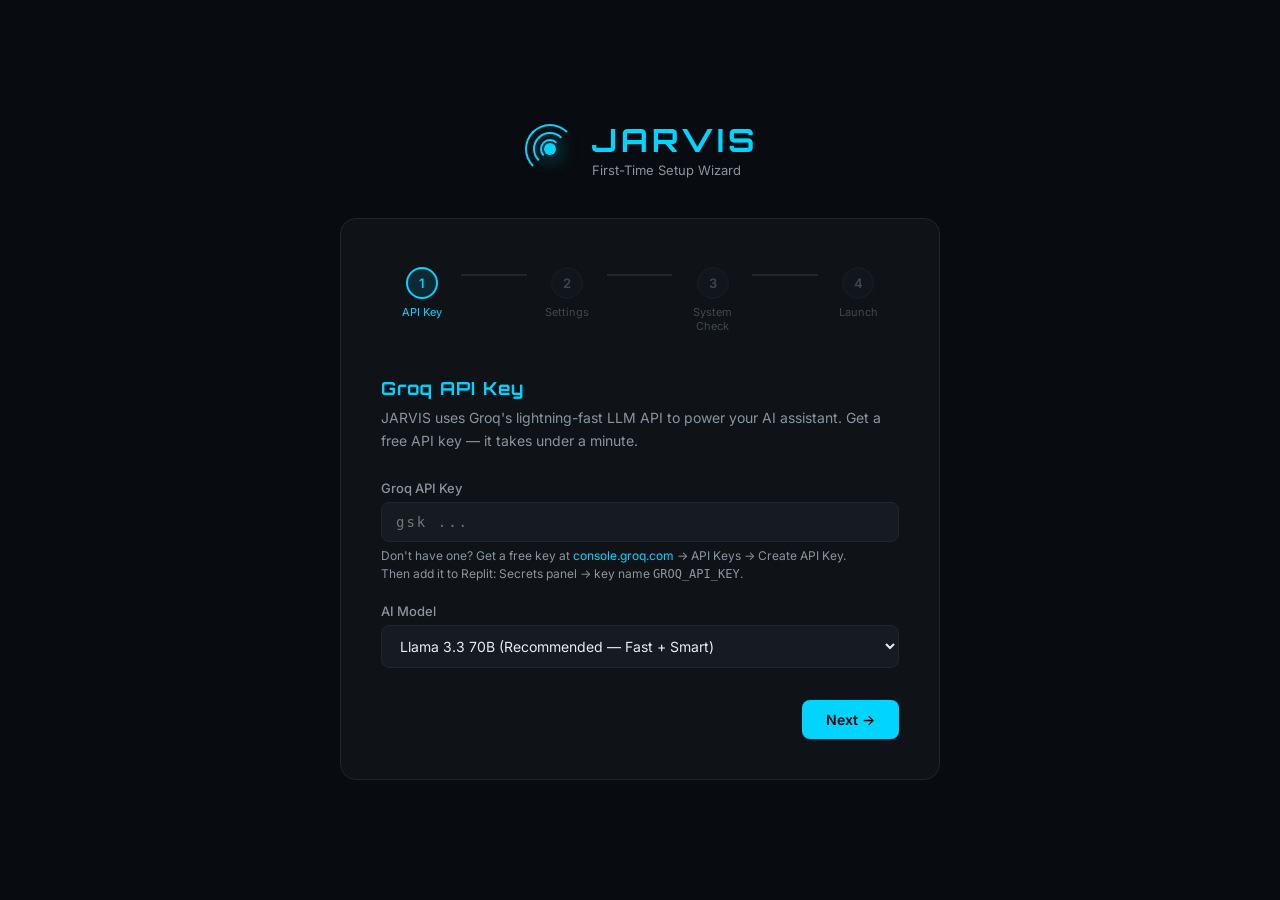
<file: ui/templates/setup.html>
<!DOCTYPE html>
<html lang="en">
<head>
    <meta charset="UTF-8">
    <meta name="viewport" content="width=device-width, initial-scale=1.0">
    <title>JARVIS Setup — First Run</title>
    <link rel="icon" type="image/svg+xml" href="data:image/svg+xml,<svg xmlns='http://www.w3.org/2000/svg' viewBox='0 0 32 32'><circle cx='16' cy='16' r='16' fill='%230a0a0f'/><circle cx='16' cy='16' r='6' fill='%2300d4ff'/><circle cx='16' cy='16' r='10' fill='none' stroke='%2300d4ff' stroke-width='1.5' opacity='0.6'/><circle cx='16' cy='16' r='14' fill='none' stroke='%2300d4ff' stroke-width='1' opacity='0.3'/></svg>">
    <link href="https://fonts.googleapis.com/css2?family=Orbitron:wght@400;700&family=Inter:wght@300;400;500;600&display=swap" rel="stylesheet">
    <style>
        :root {
            --bg: #080b0f;
            --card: #0f1318;
            --border: #21262d;
            --cyan: #00d4ff;
            --cyan-dim: rgba(0,212,255,0.12);
            --text: #e6edf3;
            --muted: #8b949e;
            --success: #3fb950;
            --error: #f85149;
            --warning: #d29922;
        }
        * { margin:0; padding:0; box-sizing:border-box; }
        body {
            font-family: 'Inter', sans-serif;
            background: var(--bg);
            color: var(--text);
            min-height: 100vh;
            display: flex;
            flex-direction: column;
            align-items: center;
            justify-content: center;
            padding: 24px;
        }

        .logo {
            display: flex;
            align-items: center;
            gap: 14px;
            margin-bottom: 40px;
        }
        .logo-icon {
            width: 56px; height: 56px;
            position: relative;
            display: flex;
            align-items: center;
            justify-content: center;
        }
        .arc {
            position: absolute;
            border: 2px solid var(--cyan);
            border-radius: 50%;
            animation: spin 3s linear infinite;
            border-right-color: transparent;
            border-bottom-color: transparent;
        }
        .a1 { width:20px; height:20px; }
        .a2 { width:34px; height:34px; animation-direction:reverse; animation-duration:4s; }
        .a3 { width:50px; height:50px; animation-duration:6s; }
        .core { width:12px; height:12px; background:var(--cyan); border-radius:50%; box-shadow:0 0 20px var(--cyan); }
        @keyframes spin { to { transform: rotate(360deg); } }
        .logo h1 {
            font-family: 'Orbitron', sans-serif;
            font-size: 32px;
            color: var(--cyan);
            letter-spacing: 4px;
        }
        .logo p { font-size: 13px; color: var(--muted); margin-top: 2px; }

        .card {
            background: var(--card);
            border: 1px solid var(--border);
            border-radius: 16px;
            padding: 40px;
            max-width: 600px;
            width: 100%;
        }

        .steps {
            display: flex;
            gap: 0;
            margin-bottom: 36px;
        }
        .step {
            flex: 1;
            display: flex;
            flex-direction: column;
            align-items: center;
            gap: 6px;
            cursor: pointer;
            padding: 8px;
            opacity: 0.4;
            transition: opacity 0.3s;
        }
        .step.active { opacity: 1; }
        .step.done { opacity: 0.8; }
        .step-num {
            width: 32px; height: 32px;
            border-radius: 50%;
            border: 2px solid var(--border);
            display: flex;
            align-items: center;
            justify-content: center;
            font-size: 13px;
            font-weight: 600;
            color: var(--muted);
            background: #161b22;
            transition: all 0.3s;
        }
        .step.active .step-num { border-color: var(--cyan); color: var(--cyan); background: var(--cyan-dim); }
        .step.done .step-num { border-color: var(--success); background: rgba(63,185,80,0.1); color: var(--success); }
        .step-line {
            flex: 1;
            height: 2px;
            background: var(--border);
            margin-top: 15px;
            margin-left: -1px;
        }
        .step.done .step-line { background: var(--success); }
        .step-label { font-size: 11px; color: var(--muted); text-align: center; }
        .step.active .step-label { color: var(--cyan); }

        .panel { display: none; }
        .panel.active { display: block; }

        h2 {
            font-family: 'Orbitron', sans-serif;
            font-size: 18px;
            color: var(--cyan);
            margin-bottom: 8px;
            letter-spacing: 1px;
        }
        .desc { font-size: 14px; color: var(--muted); margin-bottom: 28px; line-height: 1.6; }

        .field { margin-bottom: 20px; }
        label { display: block; font-size: 13px; font-weight: 500; margin-bottom: 6px; color: var(--muted); }
        input, select, textarea {
            width: 100%;
            background: #161b22;
            border: 1px solid var(--border);
            border-radius: 8px;
            padding: 11px 14px;
            color: var(--text);
            font-size: 14px;
            font-family: 'Inter', sans-serif;
            outline: none;
            transition: border-color 0.2s;
        }
        input:focus, select:focus, textarea:focus { border-color: var(--cyan); }
        select option { background: #161b22; }
        input[type="password"] { font-family: monospace; letter-spacing: 2px; }

        .hint {
            font-size: 12px;
            color: var(--muted);
            margin-top: 5px;
            line-height: 1.5;
        }
        .hint a { color: var(--cyan); text-decoration: none; }
        .hint a:hover { text-decoration: underline; }

        .key-preview {
            font-family: monospace;
            background: #161b22;
            border: 1px solid var(--border);
            border-radius: 6px;
            padding: 6px 12px;
            font-size: 12px;
            color: var(--success);
            margin-top: 8px;
            display: none;
        }

        .check-row {
            display: flex;
            align-items: center;
            gap: 10px;
            padding: 10px 14px;
            background: #161b22;
            border: 1px solid var(--border);
            border-radius: 8px;
            margin-bottom: 10px;
        }
        .check-icon { font-size: 16px; }
        .check-text { flex: 1; font-size: 13px; }
        .check-badge {
            font-size: 11px;
            padding: 2px 8px;
            border-radius: 10px;
            background: rgba(63,185,80,0.15);
            color: var(--success);
            border: 1px solid rgba(63,185,80,0.3);
        }
        .check-badge.warn {
            background: rgba(210,153,34,0.15);
            color: var(--warning);
            border-color: rgba(210,153,34,0.3);
        }
        .check-badge.err {
            background: rgba(248,81,73,0.15);
            color: var(--error);
            border-color: rgba(248,81,73,0.3);
        }

        .actions {
            display: flex;
            gap: 12px;
            margin-top: 32px;
            justify-content: flex-end;
        }

        .btn {
            padding: 11px 24px;
            border-radius: 8px;
            border: none;
            font-size: 14px;
            font-weight: 600;
            cursor: pointer;
            font-family: 'Inter', sans-serif;
            transition: all 0.2s;
        }
        .btn-primary { background: var(--cyan); color: #080b0f; }
        .btn-primary:hover { background: #00b8d9; transform: translateY(-1px); }
        .btn-secondary { background: #161b22; color: var(--text); border: 1px solid var(--border); }
        .btn-secondary:hover { background: #1c2128; }

        .launch-box {
            text-align: center;
            padding: 20px 0;
        }
        .launch-box .big-icon { font-size: 56px; margin-bottom: 16px; }
        .launch-box h3 { font-family: 'Orbitron', sans-serif; color: var(--success); font-size: 20px; margin-bottom: 10px; letter-spacing: 2px; }
        .launch-box p { color: var(--muted); font-size: 14px; margin-bottom: 28px; line-height: 1.6; }

        .toast-msg {
            padding: 10px 16px;
            border-radius: 8px;
            font-size: 13px;
            margin-bottom: 16px;
            display: none;
        }
        .toast-msg.err { background: rgba(248,81,73,0.1); border: 1px solid rgba(248,81,73,0.3); color: var(--error); }
        .toast-msg.ok  { background: rgba(63,185,80,0.1); border: 1px solid rgba(63,185,80,0.3); color: var(--success); }
    </style>
</head>
<body>
    <div class="logo">
        <div class="logo-icon">
            <div class="arc a1"></div>
            <div class="arc a2"></div>
            <div class="arc a3"></div>
            <div class="core"></div>
        </div>
        <div>
            <h1>JARVIS</h1>
            <p>First-Time Setup Wizard</p>
        </div>
    </div>

    <div class="card">
        <!-- Step indicators -->
        <div class="steps">
            <div class="step active" id="stepInd0">
                <div class="step-num">1</div>
                <div class="step-label">API Key</div>
            </div>
            <div class="step-line" id="line0"></div>
            <div class="step" id="stepInd1">
                <div class="step-num">2</div>
                <div class="step-label">Settings</div>
            </div>
            <div class="step-line" id="line1"></div>
            <div class="step" id="stepInd2">
                <div class="step-num">3</div>
                <div class="step-label">System Check</div>
            </div>
            <div class="step-line" id="line2"></div>
            <div class="step" id="stepInd3">
                <div class="step-num">4</div>
                <div class="step-label">Launch</div>
            </div>
        </div>

        <!-- Step 1: API Key -->
        <div class="panel active" id="panel0">
            <h2>Groq API Key</h2>
            <p class="desc">JARVIS uses Groq's lightning-fast LLM API to power your AI assistant. Get a free API key — it takes under a minute.</p>

            <div id="msgBox0" class="toast-msg"></div>

            <div class="field">
                <label>Groq API Key</label>
                <input type="password" id="groqKey" placeholder="gsk_..." autocomplete="off">
                <div class="key-preview" id="keyPreview"></div>
                <p class="hint">
                    Don't have one? Get a free key at <a href="https://console.groq.com" target="_blank">console.groq.com</a> → API Keys → Create API Key.<br>
                    Then add it to Replit: Secrets panel → key name <code>GROQ_API_KEY</code>.
                </p>
            </div>

            <div class="field">
                <label>AI Model</label>
                <select id="modelSelect">
                    <option value="llama-3.3-70b-versatile" selected>Llama 3.3 70B (Recommended — Fast + Smart)</option>
                    <option value="llama-3.1-70b-versatile">Llama 3.1 70B</option>
                    <option value="llama-3.1-8b-instant">Llama 3.1 8B (Fastest)</option>
                    <option value="mixtral-8x7b-32768">Mixtral 8x7B</option>
                </select>
            </div>

            <div class="actions">
                <button class="btn btn-primary" onclick="validateKey()">Next →</button>
            </div>
        </div>

        <!-- Step 2: Settings -->
        <div class="panel" id="panel1">
            <h2>Personalise JARVIS</h2>
            <p class="desc">Customise your agent's identity and behaviour.</p>

            <div class="field">
                <label>Your Name</label>
                <input type="text" id="userName" value="Akshay" placeholder="Your first name">
            </div>

            <div class="field">
                <label>JARVIS Personality</label>
                <select id="personality">
                    <option value="professional">Professional & Focused</option>
                    <option value="friendly" selected>Friendly & Warm</option>
                    <option value="sarcastic">Witty & Sarcastic (Tony Stark style)</option>
                    <option value="concise">Concise & Technical</option>
                </select>
            </div>

            <div class="field">
                <label>Voice Output</label>
                <select id="voiceEnabled">
                    <option value="false" selected>Disabled (server environment)</option>
                    <option value="true">Enabled (local desktop only)</option>
                </select>
                <p class="hint">Voice works best when running locally on your machine with speakers.</p>
            </div>

            <div class="actions">
                <button class="btn btn-secondary" onclick="goStep(0)">← Back</button>
                <button class="btn btn-primary" onclick="goStep(2)">Next →</button>
            </div>
        </div>

        <!-- Step 3: System Check -->
        <div class="panel" id="panel2">
            <h2>System Check</h2>
            <p class="desc">Verifying JARVIS components and dependencies.</p>

            <div id="checkList">
                <div class="check-row">
                    <span class="check-icon">⏳</span>
                    <span class="check-text">Running checks...</span>
                </div>
            </div>

            <div class="actions">
                <button class="btn btn-secondary" onclick="goStep(1)">← Back</button>
                <button class="btn btn-primary" onclick="goStep(3)" id="launchBtn" disabled>Finish →</button>
            </div>
        </div>

        <!-- Step 4: Launch -->
        <div class="panel" id="panel3">
            <h2>All Done!</h2>
            <div class="launch-box">
                <div class="big-icon">🤖</div>
                <h3>JARVIS is ready</h3>
                <p>Your personal AI agent is configured and running.<br>
                Head to the main interface to start chatting.</p>
                <a href="/" class="btn btn-primary" style="text-decoration:none; display:inline-block;">
                    Launch JARVIS →
                </a>
            </div>
        </div>
    </div>

    <script>
        let currentStep = 0;

        function goStep(n) {
            document.querySelectorAll('.panel').forEach(p => p.classList.remove('active'));
            document.getElementById('panel' + n).classList.add('active');

            document.querySelectorAll('.step').forEach((s, i) => {
                s.classList.remove('active', 'done');
                if (i < n) s.classList.add('done');
                if (i === n) s.classList.add('active');
            });

            currentStep = n;
            if (n === 2) runChecks();
        }

        function showMsg(id, msg, type) {
            const el = document.getElementById(id);
            el.textContent = msg;
            el.className = 'toast-msg ' + type;
            el.style.display = 'block';
        }

        function validateKey() {
            const key = document.getElementById('groqKey').value.trim();
            if (!key) {
                showMsg('msgBox0', 'Please enter your Groq API key.', 'err');
                return;
            }
            if (!key.startsWith('gsk_')) {
                showMsg('msgBox0', 'Groq API keys start with "gsk_". Double-check your key.', 'err');
                return;
            }
            const preview = document.getElementById('keyPreview');
            preview.textContent = key.slice(0, 8) + '••••••••••••••••' + key.slice(-4);
            preview.style.display = 'block';
            goStep(1);
        }

        async function runChecks() {
            const checks = [
                { label: 'JARVIS server online', fn: checkServer },
                { label: 'AI brain module', fn: checkBrain },
                { label: 'Memory system (SQLite + ChromaDB)', fn: checkMemory },
                { label: 'System stats (psutil)', fn: checkStats },
                { label: 'Background scheduler', fn: () => ({ok: true, badge: 'Ready'}) },
            ];

            const list = document.getElementById('checkList');
            list.innerHTML = '';

            let allOk = true;
            for (const c of checks) {
                const row = document.createElement('div');
                row.className = 'check-row';
                row.innerHTML = `<span class="check-icon">⏳</span><span class="check-text">${c.label}</span><span class="check-badge warn">Checking...</span>`;
                list.appendChild(row);

                const result = await c.fn();
                const icon = row.querySelector('.check-icon');
                const badge = row.querySelector('.check-badge');

                if (result.ok) {
                    icon.textContent = '✅';
                    badge.textContent = result.badge || 'OK';
                    badge.className = 'check-badge';
                } else {
                    icon.textContent = '⚠️';
                    badge.textContent = result.badge || 'Warning';
                    badge.className = 'check-badge warn';
                    if (result.critical) allOk = false;
                }

                await new Promise(r => setTimeout(r, 200));
            }

            document.getElementById('launchBtn').disabled = false;
        }

        async function checkServer() {
            try {
                const r = await fetch('/health');
                const d = await r.json();
                return { ok: d.status === 'healthy', badge: 'Online' };
            } catch { return { ok: false, badge: 'Offline', critical: true }; }
        }

        async function checkBrain() {
            const key = document.getElementById('groqKey').value.trim();
            const configured = key.startsWith('gsk_');
            return { ok: configured, badge: configured ? 'Configured' : 'Key not set', critical: !configured };
        }

        async function checkMemory() {
            try {
                const r = await fetch('/api/memory/stats');
                const d = await r.json();
                return { ok: true, badge: `${d.memories ?? 0} memories` };
            } catch { return { ok: false, badge: 'Error' }; }
        }

        async function checkStats() {
            try {
                const r = await fetch('/api/system/stats');
                const d = await r.json();
                return { ok: d.success, badge: d.success ? `CPU ${d.cpu?.percent ?? 0}%` : 'No psutil' };
            } catch { return { ok: false, badge: 'Error' }; }
        }

        // Show key preview while typing
        document.addEventListener('DOMContentLoaded', () => {
            document.getElementById('groqKey').addEventListener('input', (e) => {
                const v = e.target.value.trim();
                document.getElementById('msgBox0').style.display = 'none';
                const p = document.getElementById('keyPreview');
                if (v.length > 10) {
                    p.textContent = v.slice(0, 8) + '••••••••••••••••' + v.slice(-4);
                    p.style.display = 'block';
                } else {
                    p.style.display = 'none';
                }
            });
        });
    </script>
</body>
</html>
</file>
